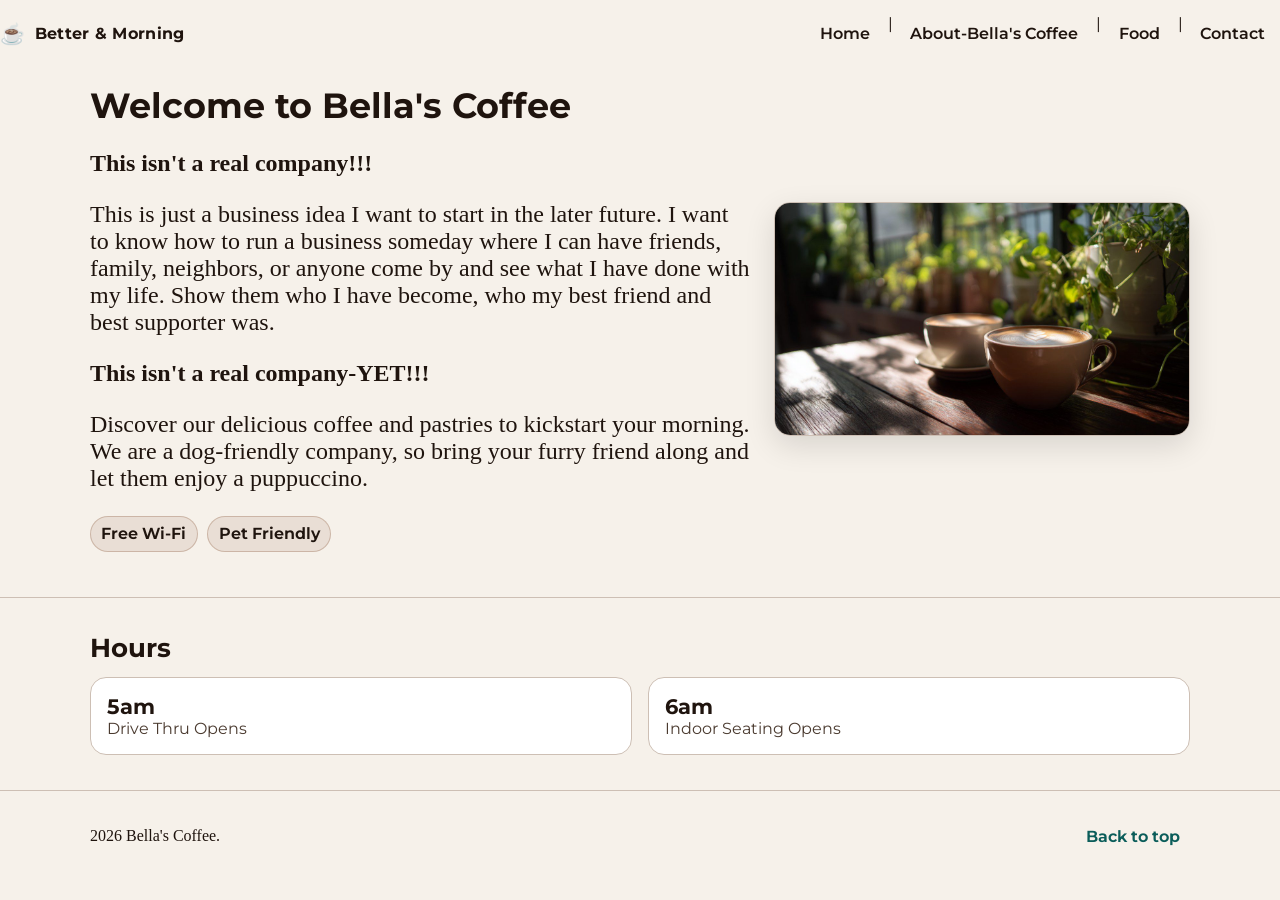
<file: index.html>
<!DOCTYPE html>
<html lang="en">
    <head>
    <meta charset="UTF-8">
    <meta name="viewport" content="width=device-width, initial-scale=1.0">
    <title>Project</title>
      <link rel="preconnect" href="https://fonts.googleapis.com">
<link rel="preconnect" href="https://fonts.gstatic.com" crossorigin>
<link href="https://fonts.googleapis.com/css2?family=Montserrat:ital,wght@0,100..900;1,100..900&display=swap" rel="stylesheet">


<link rel="stylesheet" href="css/styles.css">
  
</head>
<body class="content-pages">
    <header class="site-header">

    <div class="page-container">
      <a class="logo" href="#top" aria-label="Better Morning">
        <span class="logo-mark">☕</span>
        <span class="logo-text">Better &amp; Morning</span>
      </a>

      <nav class="nav" aria-label="Primary">
        <a href="index.html">Home</a>|
        <a href="about.html">About-Bella's Coffee</a>|
        <a href="food.html">Food</a>|
        <a href="contact.html">Contact</a>
      </nav>
    </div>
    <!---Hero Text+ badges + image-->
    <section class="hero" id="top">
      <div class="container hero-inner">
        <div class="hero-copy">
        <h1 class="banner-title"> Welcome to Bella's Coffee</h1>

        <p>
          <strong>This isn't a real company!!!</strong>
        </p>
        <p>
          This is just a business idea I want to start in the later future. I want to know how to run a business someday where I can have friends, family, neighbors,
          or anyone come by and see what I have done with my life. Show them who I have become, who my best friend and best supporter was. 
        </p>
        <p>
          <strong>This isn't a real company-YET!!!</strong>
        </p>
        <p>
                Discover our delicious coffee and pastries to kickstart your morning.
                We are a dog-friendly company, so bring your furry friend along and let them
                enjoy a puppuccino.
        </p>

        <div class="badges" role="group" aria-label="Highlights">
          <div class="badge"> Free Wi-Fi</div>
          <div class="badge">Pet Friendly</div>
        </div>
        </div>

         <div class="banner-image">
                <img src="Images/Morning-latte-coffee-table-sunlight.jpg" alt="morning latte coffee table sunlight" width="450">
        </div>
      </div>
    </section>
     </header>

    <main>
      <!-- Hours -->
      <section id="hours" class="section">
        <div class="container">
          <h2 class="section-title">Hours</h2>

          <div class="stats">
            <div class="stat">
              <strong>5am</strong>
              <span>Drive Thru Opens</span>
            </div>

            <div class="stat">
              <strong>6am</strong>
              <span>Indoor Seating Opens</span>
            </div>
          </div>
        </div>
      </section>
    </main>
    
<!-- Footer -->
    <footer class="footer">
      <div class="container footer-inner">
        <p>2026 Bella's Coffee.</p>

        <nav class="footer-nav" aria-label="Footer">
          <a href="#top">Back to top</a>
        </nav>
      </div>
    </footer>
  </body>
</html>
</file>
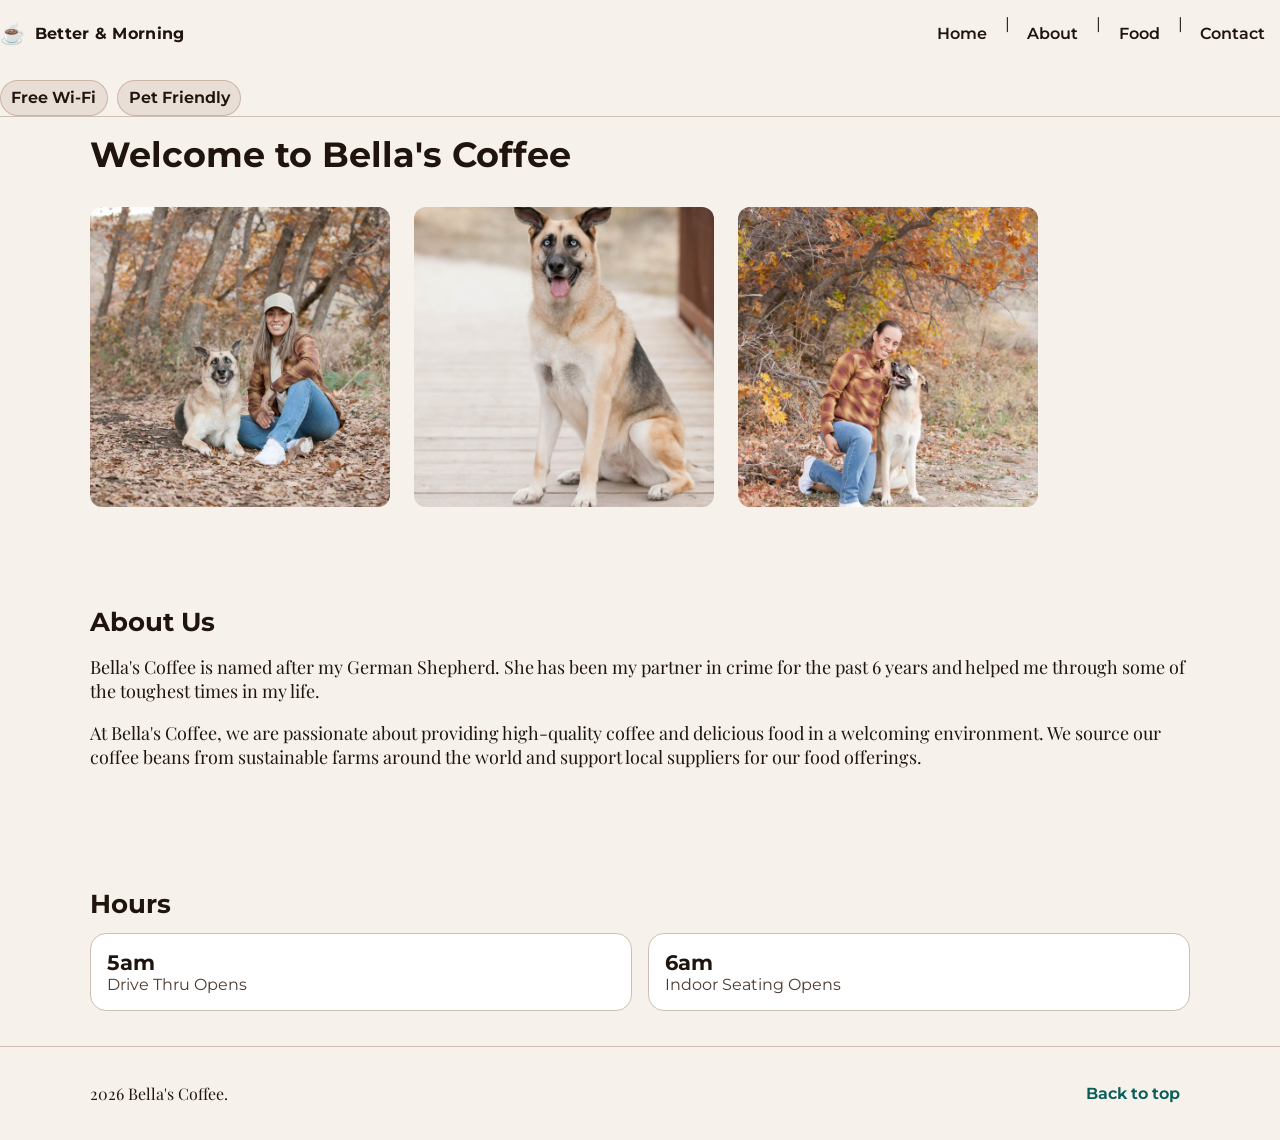
<file: about.html>
<!DOCTYPE html>
<html lang="en">
<head>
  <meta charset="UTF-8"/>
  <meta name="viewport" content="width=device-width, initial-scale=1.0"/>
  <title>About</title>
  
  <link rel="preconnect" href="https://fonts.googleapis.com"/>
  <link rel="preconnect" href="https://fonts.gstatic.com" crossorigin/>
  <link href="https://fonts.googleapis.com/css2?family=Montserrat:ital,wght@0,100..900;1,100..900&display=swap" rel="stylesheet"/>
  <link href="https://fonts.googleapis.com/css2?family=Playfair+Display:wght@400;600;700&display=swap" rel="stylesheet"/>
  <link rel="stylesheet" href="css/styles.css"/>
</head>

<body class="content-pages">
  <header class="site-header">
    <div class="page-container">
      <a class="logo" href="#top" aria-label="Better Morning">
        <span class="logo-mark">☕</span>
        <span class="logo-text">Better &amp; Morning</span>
      </a>

      <nav class="nav" aria-label="Primary">
        <a href="index.html">Home</a>|
        <a href="about.html">About</a>|
        <a href="food.html">Food</a>|
        <a href="contact.html">Contact</a>
      </nav>
    </div>

    <div class="badges" role="group" aria-label="Highlights">
      <div class="badge">Free Wi-Fi</div>
      <div class="badge">Pet Friendly</div>
    </div>
  </header>

  <main id="top" class="page-grid">
    

    <section class="hero grid-hero">
      <div class="container hero-inner">
        <div class="hero-copy">
          <h1 class="banner-title">Welcome to Bella's Coffee</h1>

          <div class="home-gallery">
            <img src="Images/Bella-and-I-sitting.jpg" alt="Bella and I sitting together">
            <img src="Images/Just-Bella.jpg" alt="Just Bella">
            <img src="Images/Kneeling.jpg" alt="Bella kneeling">
          </div>
        </div>
      </div>
    </section>

    <section id="about" class="section grid-about">
      <div class="container">
        <div class="section-head">
          <h2 id="about-title" class="section-title">About Us</h2>
          <p>
            Bella's Coffee is named after my German Shepherd. She has been my partner in
            crime for the past 6 years and helped me through some of the toughest times
            in my life.
          </p>
          <p>
            At Bella's Coffee, we are passionate about providing high-quality coffee and
            delicious food in a welcoming environment. We source our coffee beans from
            sustainable farms around the world and support local suppliers for our food
            offerings.
          </p>
        </div>
      </div>
    </section>

    <section id="hours" class="section grid-hours">
      <div class="container">
        <h2 class="section-title">Hours</h2>

        <div class="stats">
          <div class="stat">
            <strong>5am</strong>
            <span>Drive Thru Opens</span>
          </div>

          <div class="stat">
            <strong>6am</strong>
            <span>Indoor Seating Opens</span>
          </div>
        </div>
      </div>
    </section>
  </main>

  <footer class="footer">
    <div class="container footer-inner">
      <p>2026 Bella's Coffee.</p>

      <nav class="footer-nav" aria-label="Footer">
        <a href="#top">Back to top</a>
      </nav>
    </div>
  </footer>
</body>
</html>
</file>
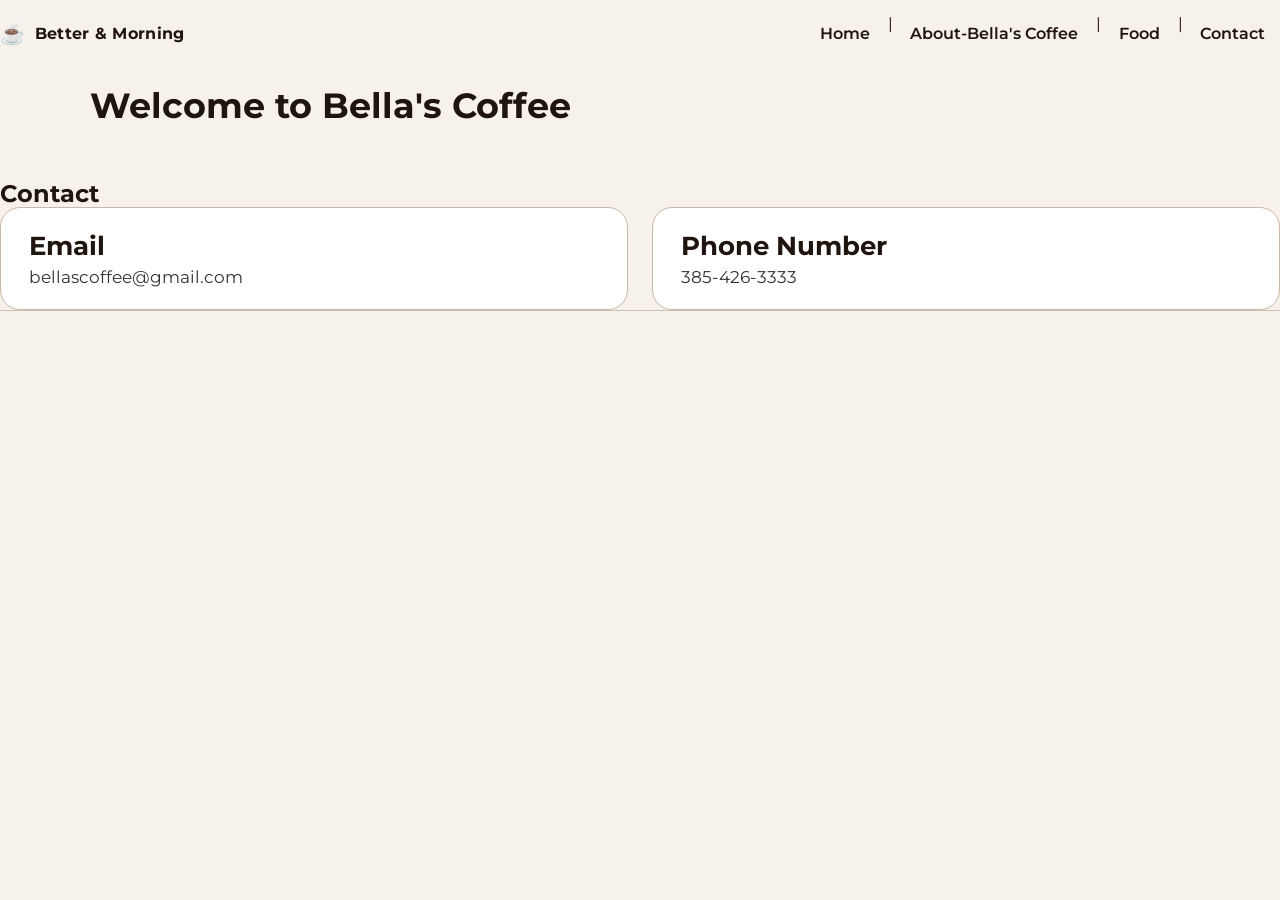
<file: contact.html>
<!DOCTYPE html>
<html lang="en">
    <head>
    <meta charset="UTF-8">
    <meta name="viewport" content="width=device-width, initial-scale=1.0">
    <title>Contact</title>
        <link rel="preconnect" href="https://fonts.googleapis.com">
<link rel="preconnect" href="https://fonts.gstatic.com" crossorigin>
<link href="https://fonts.googleapis.com/css2?family=Montserrat:ital,wght@0,100..900;1,100..900&display=swap" rel="stylesheet">
<link rel="stylesheet" href="css/styles.css">
</head>
<body>
    <header class="site-header">

    <div class="page-container">
      <a class="logo" href="#top" aria-label="Better Morning">
        <span class="logo-mark">☕</span>
        <span class="logo-text">Better &amp; Morning</span>
      </a>

      <nav class="nav" aria-label="Primary">
        <a href="index.html">Home</a>|
        <a href="about.html">About-Bella's Coffee</a>|
        <a href="food.html">Food</a>|
        <a href="contact.html">Contact</a>
      </nav>
    </div>
  
    <section class="hero" id="top">
      <div class="container hero-inner">
        <div class="hero-copy">
        <h1 class="banner-title"> Welcome to Bella's Coffee</h1>
      </div>
      </div>
    </section>

   <section class="contact-section">
  <h2>Contact</h2>

  <div class="contact-row">
    <div class="contact-item">
      <h3>Email</h3>
      <p>bellascoffee@gmail.com</p>
    </div>

    <div class="contact-item">
      <h3>Phone Number</h3>
      <p>385-426-3333</p>
    </div>
  </div>
   </section>
</header>
</body>
</html>
</file>
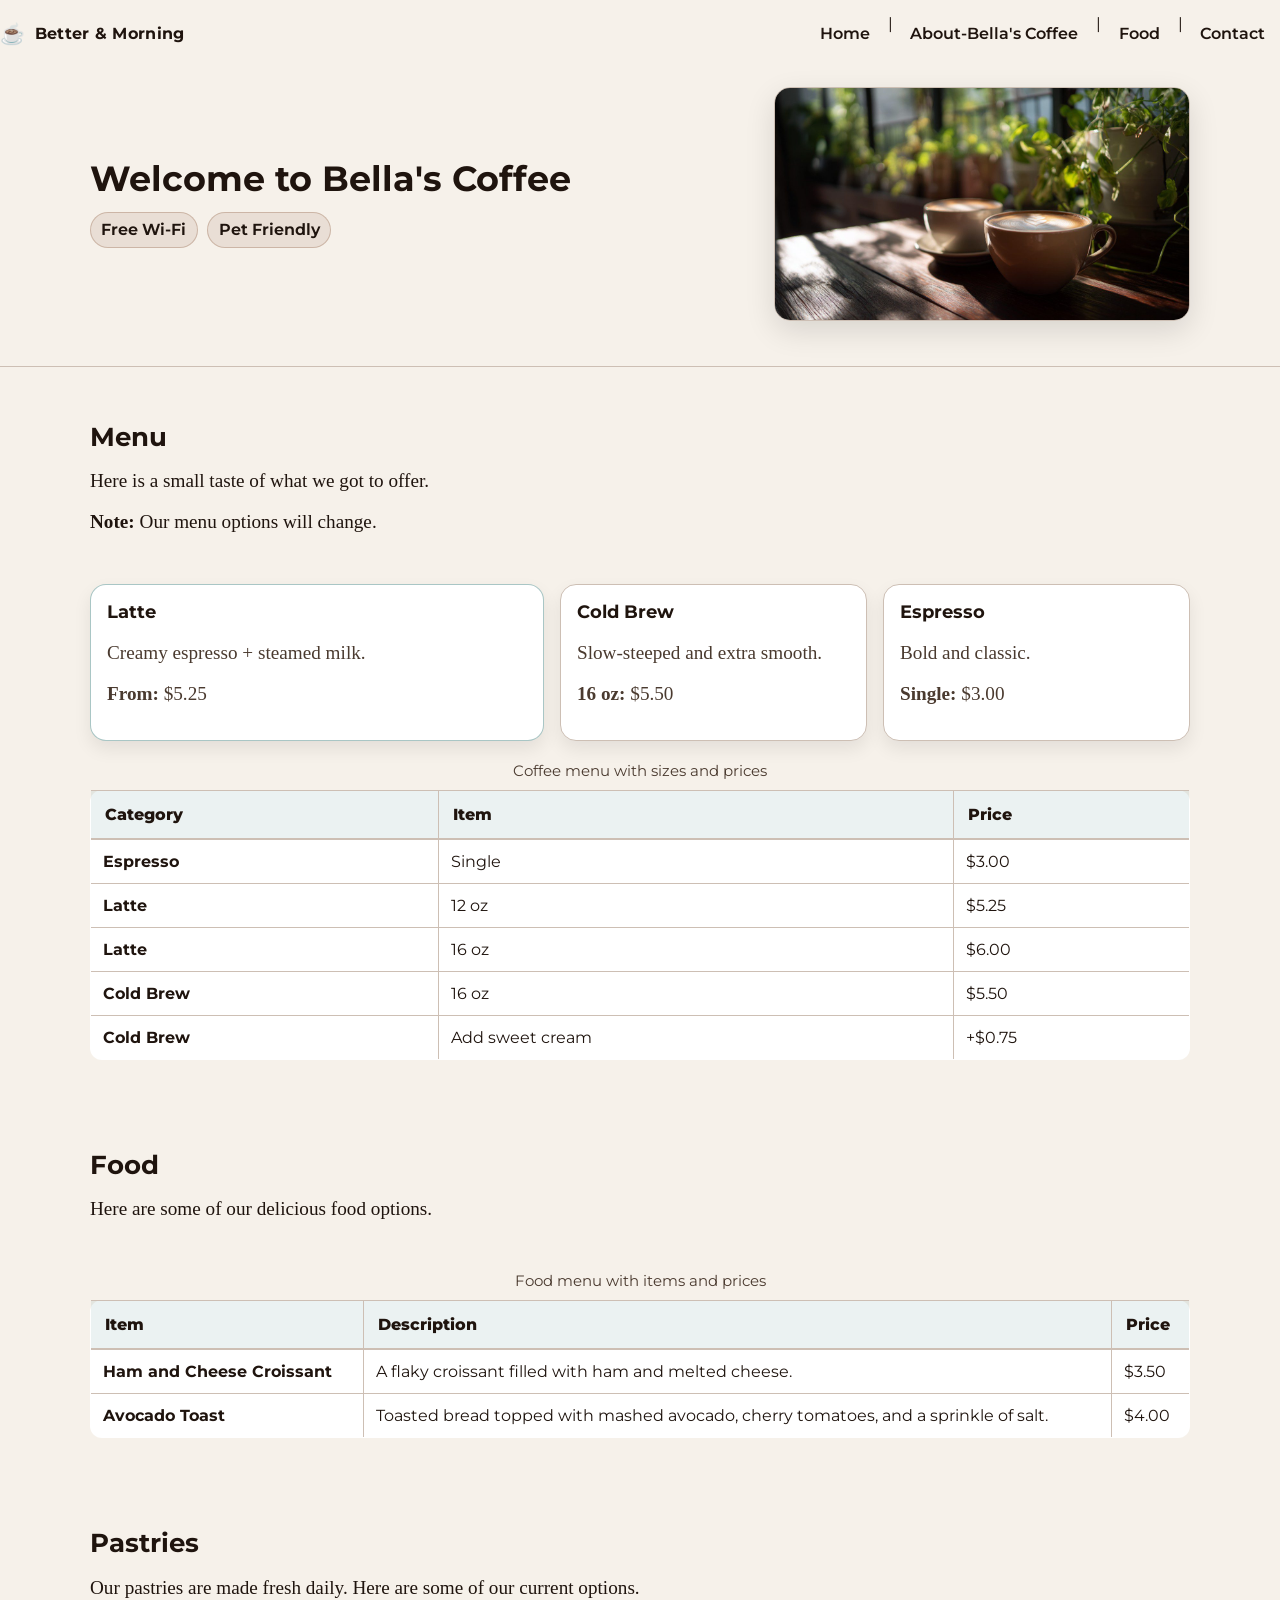
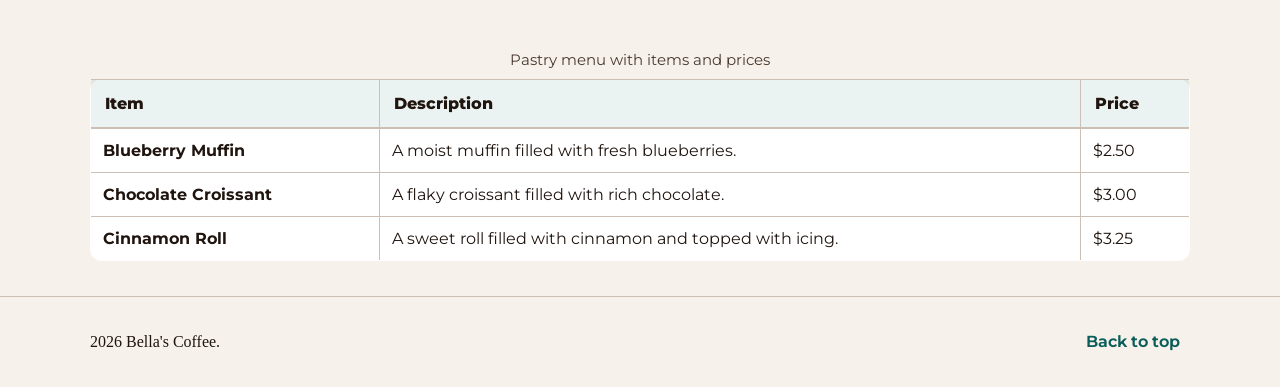
<file: food.html>
<!DOCTYPE html>
<html lang="en">
    <head>
    <meta charset="UTF-8">
    <meta name="viewport" content="width=device-width, initial-scale=1.0">
    <title>Food</title>
        <link rel="preconnect" href="https://fonts.googleapis.com">
<link rel="preconnect" href="https://fonts.gstatic.com" crossorigin>
<link href="https://fonts.googleapis.com/css2?family=Montserrat:ital,wght@0,100..900;1,100..900&display=swap" rel="stylesheet">
<link rel="stylesheet" href="css/styles.css">
</head>
<body class="content-pages">
    <header class="site-header">

<!-- Top bar: Logo + navigation -->
    <div class="page-container">
      <a class="logo" href="#top" aria-label="Better Morning">
        <span class="logo-mark">☕</span>
        <span class="logo-text">Better &amp; Morning</span>
      </a>

      <nav class="nav" aria-label="Primary">
        <a href="index.html">Home</a>|
        <a href="about.html">About-Bella's Coffee</a>|
        <a href="food.html">Food</a>|
        <a href="contact.html">Contact</a>
      </nav>
    </div>
    <!---Hero Text+ badges + image-->
    <section class="hero" id="top">
      <div class="container hero-inner">
        <div class="hero-copy">
        <h1 class="banner-title"> Welcome to Bella's Coffee</h1>

           <div class="badges" role="group" aria-label="Highlights">
          <div class="badge"> Free Wi-Fi</div>
          <div class="badge">Pet Friendly</div>
        </div>
        </div>

         <div class="banner-image">
                <img src="Images/Morning-latte-coffee-table-sunlight.jpg" alt="morning latte coffee table sunlight" width="450">
        </div>
      </div>
    </section>
       </header>
    <main>
      <!-- Menu -->
      <section id="menu" class="section">
        <div class="container">
          <div class="section-head">
            <h2 class="section-title">Menu</h2>
            <p>Here is a small taste of what we got to offer.</p>
            <p><strong>Note:</strong> Our menu options will change.</p>
          </div>

        
          <div class="card-grid">
            <article class="card card-feature">
              <h3>Latte</h3>
              <p>Creamy espresso + steamed milk.</p>
              <p class="card-meta"><strong>From:</strong> $5.25</p>
            </article>

            <article class="card">
              <h3>Cold Brew</h3>
              <p>Slow-steeped and extra smooth.</p>
              <p class="card-meta"><strong>16 oz:</strong> $5.50</p>
            </article>

            <article class="card">
              <h3>Espresso</h3>
              <p>Bold and classic.</p>
              <p class="card-meta"><strong>Single:</strong> $3.00</p>
            </article>
          </div>

          <table class="menu-table">
            <caption>
              Coffee menu with sizes and prices
            </caption>
            <thead>
              <tr>
                <th scope="col">Category</th>
                <th scope="col">Item</th>
                <th scope="col">Price</th>
              </tr>
            </thead>
            <tbody>
              <tr>
                <th scope="row">Espresso</th>
                <td>Single</td>
                <td>$3.00</td>
              </tr>
              <tr>
                <th scope="row">Latte</th>
                <td>12 oz</td>
                <td>$5.25</td>
              </tr>
              <tr>
                <th scope="row">Latte</th>
                <td>16 oz</td>
                <td>$6.00</td>
              </tr>
              <tr>
                <th scope="row">Cold Brew</th>
                <td>16 oz</td>
                <td>$5.50</td>
              </tr>
              <tr>
                <th scope="row">Cold Brew</th>
                <td>Add sweet cream</td>
                <td>+$0.75</td>
              </tr>
            </tbody>
          </table>
        </div>
      </section>

      <!-- Food -->
      <section id="food" class="section">
        <div class="container">
          <div class="section-head">
            <h2 id="food-title" class="section-title">Food</h2>
            <p>Here are some of our delicious food options.</p>
          </div>

          <table class="menu-table">
            <caption>
              Food menu with items and prices
            </caption>
            <thead>
              <tr>
                <th scope="col">Item</th>
                <th scope="col">Description</th>
                <th scope="col">Price</th>
              </tr>
            </thead>
            <tbody>
              <tr>
                <th scope="row">Ham and Cheese Croissant</th>
                <td>A flaky croissant filled with ham and melted cheese.</td>
                <td>$3.50</td>
              </tr>
              <tr>
                <th scope="row">Avocado Toast</th>
                <td>
                  Toasted bread topped with mashed avocado, cherry tomatoes, and a
                  sprinkle of salt.
                </td>
                <td>$4.00</td>
              </tr>
            </tbody>
          </table>
        </div>
      </section>

      <!-- Pastries -->
      <section id="pastries" class="section">
        <div class="container">
          <div class="section-head">
            <h2 id="pastries-title" class="section-title">Pastries</h2>
            <p>Our pastries are made fresh daily. Here are some of our current options.</p>
          </div>

          <table class="menu-table">
            <caption>
              Pastry menu with items and prices
            </caption>
            <thead>
              <tr>
                <th scope="col">Item</th>
                <th scope="col">Description</th>
                <th scope="col">Price</th>
              </tr>
            </thead>
            <tbody>
              <tr>
                <th scope="row">Blueberry Muffin</th>
                <td>A moist muffin filled with fresh blueberries.</td>
                <td>$2.50</td>
              </tr>
              <tr>
                <th scope="row">Chocolate Croissant</th>
                <td>A flaky croissant filled with rich chocolate.</td>
                <td>$3.00</td>
              </tr>
              <tr>
                <th scope="row">Cinnamon Roll</th>
                <td>A sweet roll filled with cinnamon and topped with icing.</td>
                <td>$3.25</td>
              </tr>
            </tbody>
          </table>
        </div>
      </section>
    </main>
 <footer class="footer">
      <div class="container footer-inner">
        <p>2026 Bella's Coffee.</p>

        <nav class="footer-nav" aria-label="Footer">
          <a href="#top">Back to top</a>
        </nav>
      </div>
    </footer>
  </body>
</html>
</file>
<file: css/styles.css>
:root {
  --radius: 1rem;

  /* Accessible palette */
  --background: #f6f1ea;        
  --surface: #ffffff;   
  --text: #1f140e;      
  --muted: #4a3a2f;
  --border: #cdbfb4;

  --brand: #0b5d5a;     
  --brand-strong: #083f3d;
  --accent: #7a3e1d;    
}

* {
  box-sizing: border-box;
}

html,
body {
  height: 100%;
  margin: 0;
  padding: 0;
}

body {
  font-family: "Montserrat", sans-serif;
  font-weight: 400;
  font-style: normal;
  background: var(--background);
  color: var(--text);
}

a {
  color: var(--brand);
  text-decoration: underline;
  text-underline-offset: 0.2em;
}

a:hover,
a:focus-visible {
  color: var(--brand-strong);
}

.hero p {
  font-size: x-large;
}

#about p {
  font-size: large;
}

h1,
h2 {
  line-height: 1.15;
  margin: 0;
}

.content-pages p {
  font-family: 'Playfair Display', serif;
}

#menu p {
  font-size: larger;
}

#food p {
  font-size: larger;
}

#pastries p {
  font-size: larger;
}

img {
  max-width: 100%;
  height: auto;
  display: block;
}

.home-gallery {
  display: flex;
  gap: 1.5rem;
  margin-top: 2rem;
  flex-wrap: wrap;
}

.home-gallery img {
  width: 100%;
  max-width: 300px;
  height: 300px;
  object-fit: cover;
  border-radius: 12px;
}

.container {
  width: min(68.75rem, 90%);
  margin: 0 auto;
}

/* updated so it matches your HTML */
header,
.site-header {
  position: sticky;
  top: 0;
  z-index: 20;
  background: var(--background);
  border-bottom: 0.0625rem solid var(--border);
}

/* Contact Section */
.contact-row {
  display: flex;
  gap: 24px;
  flex-wrap: wrap;
}

.contact-item {
  flex: 1;
  background: #ffffff;
  border: 1.5px solid #cbb8a6;
  border-radius: 20px;
  padding: 22px 28px;
}

.contact-item h3 {
  margin: 0;
  font-size: 1.6rem;
  font-weight: 700;
}

.contact-item p {
  margin: 6px 0 0;
  font-size: 1.05rem;
  color: #333;
}

/* ============ FLEX CONTAINER #1: Header top bar (logo + nav) ============ */
.page-container {
  display: flex;
  align-items: center;            
  justify-content: space-between; 
  gap: 1rem;                      
  padding: 0.9rem 0;
  flex-wrap: wrap;                
}

.logo {
  display: inline-flex;
  align-items: center;
  gap: 0.6rem;
  color: var(--text);
  text-decoration: none;
}

.logo-mark {
  font-weight: 800;
  font-size: 1.25rem;
}

.logo-text {
  font-weight: 700;
  letter-spacing: 0.02em;
}

/* ============ FLEX CONTAINER #2: Navigation bar ============ */
.nav {
  display: flex;
  gap: 0.2rem;
  justify-content: flex-end; 
  flex: 1 1 18rem;     
  max-width: 95rem;
  margin: 0 auto;
}

.nav a {
  display: inline-block;
  padding: 0.55rem 0.85rem;
  border-radius: 999rem;
  background: transparent;
  border: 1px solid transparent;
  text-decoration: none;
  color: var(--text);
  font-weight: 600;
}

.nav a:hover,
.nav a:focus-visible {
  border-color: var(--brand);
  background: rgba(11, 93, 90, 0.08);
  outline: none;
}

/* Hero section (image + text) */
.hero {
  padding: 1.2rem 0 1.6rem;
}

/* ============ FLEX CONTAINER #3: Image-text pair (stacks on small screens) ============ */
.hero-inner {
  display: flex;
  align-items: center;             
  justify-content: space-between;  
  gap: 1.5rem;
  flex-wrap: wrap;                 
  padding-bottom: 1.25rem;
}

.hero-copy {
  flex: 2 1 22rem; 
}

.hero-media,
.banner-image {
  flex: 1 1 18rem;
  max-width: 26rem;
}

.hero-media img,
.banner-image img {
  border-radius: var(--radius);
  border: 1px solid var(--border);
  box-shadow: 0 10px 30px rgba(0, 0, 0, 0.12);
}

.banner-title {
  font-size: clamp(1.6rem, 2.7vw, 2.4rem);
  margin-bottom: 0.5rem;
}

.lead {
  color: var(--muted);
  max-width: 55ch;
}

/* Badges */
.badges {
  display: flex;
  gap: 0.6rem;
  align-items: center;
  margin-top: 0.8rem;
  flex-wrap: wrap;
}

.badge {
  background: rgba(122, 62, 29, 0.1);
  border: 1px solid rgba(122, 62, 29, 0.25);
  color: var(--text);
  padding: 0.45rem 0.65rem;
  border-radius: 999rem;
  font-weight: 650;
}

/* Sections */
.section {
  padding: 2.2rem 0;
}

.section-head {
  padding: 1.2rem 0 1rem;
  margin-bottom: 1rem;
}

.section-title {
  font-size: 1.6rem;
  margin-bottom: 0.25rem;
}

/* ============ FLEX CONTAINER #4: Card layout (wraps naturally) ============ */
.card-grid {
  display: flex;
  flex-wrap: wrap; 
  gap: 1rem;       
  align-items: stretch;
  margin: 1rem 0 1.25rem;
}

.card {
  background: var(--surface);
  border: 1px solid var(--border);
  border-radius: var(--radius);
  padding: 1rem;
  flex: 1 1 15rem; 
  box-shadow: 0 8px 18px rgba(0, 0, 0, 0.08);
}

.card-feature {
  flex: 2 1 20rem; 
  border-color: rgba(11, 93, 90, 0.35);
}

.card h3 {
  margin: 0 0 0.35rem;
  font-size: 1.1rem;
}

.card p {
  color: var(--muted);
}

.card-meta {
  margin-top: 0.65rem;
  color: var(--text);
}

/* Tables */
.menu-table {
  width: 100%;
  border-collapse: collapse;
  border: 0.0625rem solid var(--border);
  margin-top: 0.625rem;
  background: var(--surface);
  border-radius: 0.75rem;
  overflow: hidden;
}

.menu-table caption {
  padding-bottom: 0.625rem;
  font-size: 0.95rem;
  color: var(--muted);
}

.menu-table th,
.menu-table td {
  border: 1px solid var(--border);
  padding: 0.75rem;
  text-align: left;
}

.menu-table thead th {
  padding: 0.875rem;
  border-bottom: 0.125rem solid var(--border);
  font-weight: 800;
  background: rgba(11, 93, 90, 0.08);
}

/* Hours stats */
/* ============ FLEX CONTAINER #5: Stats row ============ */
.stats {
  display: flex;
  gap: 1rem;
  flex-wrap: wrap;
  align-items: stretch;
  margin-top: 0.9rem;
}

.stat {
  padding: 1rem;
  border-radius: var(--radius);
  border: 0.0625rem solid var(--border);
  background: var(--surface);
  flex: 1 1 14rem;
}

.stat strong {
  font-size: 1.3rem;
  display: block;
}

.stat span {
  color: var(--muted);
}

/* Divider */
.rule {
  border: none;
  border-top: 1px solid var(--border);
  margin: 0;
}

/* Footer */
/* ============ FLEX CONTAINER #6: Footer distribution ============ */
.footer {
  border-top: 1px solid var(--border);
  background: var(--background);
}

.footer-inner {
  display: flex;
  align-items: center;
  justify-content: space-between;
  gap: 1rem;
  padding: 1.25rem 0;
  flex-wrap: wrap;
}

.footer-nav a {
  text-decoration: none;
  font-weight: 650;
  padding: 0.4rem 0.6rem;
  border-radius: 0.6rem;
}

.footer-nav a:hover,
.footer-nav a:focus-visible {
  background: rgba(11, 93, 90, 0.08);
  outline: none;
}

/* ===================== */
/* ABOUT PAGE GRID ADD-ON */
/* ===================== */

.about-page {
  min-height: 100vh;
  display: grid;
  grid-template-columns: 1fr;
  grid-template-rows: auto 1fr auto;
  grid-template-areas:
    "header"
    "main"
    "footer";
}

.about-page .site-header {
  grid-area: header;
}

.about-page .page-grid {
  grid-area: main;
  display: grid;
  grid-template-columns: minmax(0, 2fr) minmax(250px, 1fr);
  grid-template-areas:
    "hero hero"
    "about hours";
  gap: 2rem;
  width: min(68.75rem, 90%);
  margin: 0 auto;
  padding: 2rem 0;
}

.grid-hero {
  grid-area: hero;
}

.grid-about {
  grid-area: about;
}

.grid-hours {
  grid-area: hours;
}

.about-page .grid-about,
.about-page .grid-hours {
  background: var(--surface);
  border: 1px solid var(--border);
  border-radius: var(--radius);
  padding: 1rem;
}

.about-page .footer {
  grid-area: footer;
}
</file>
